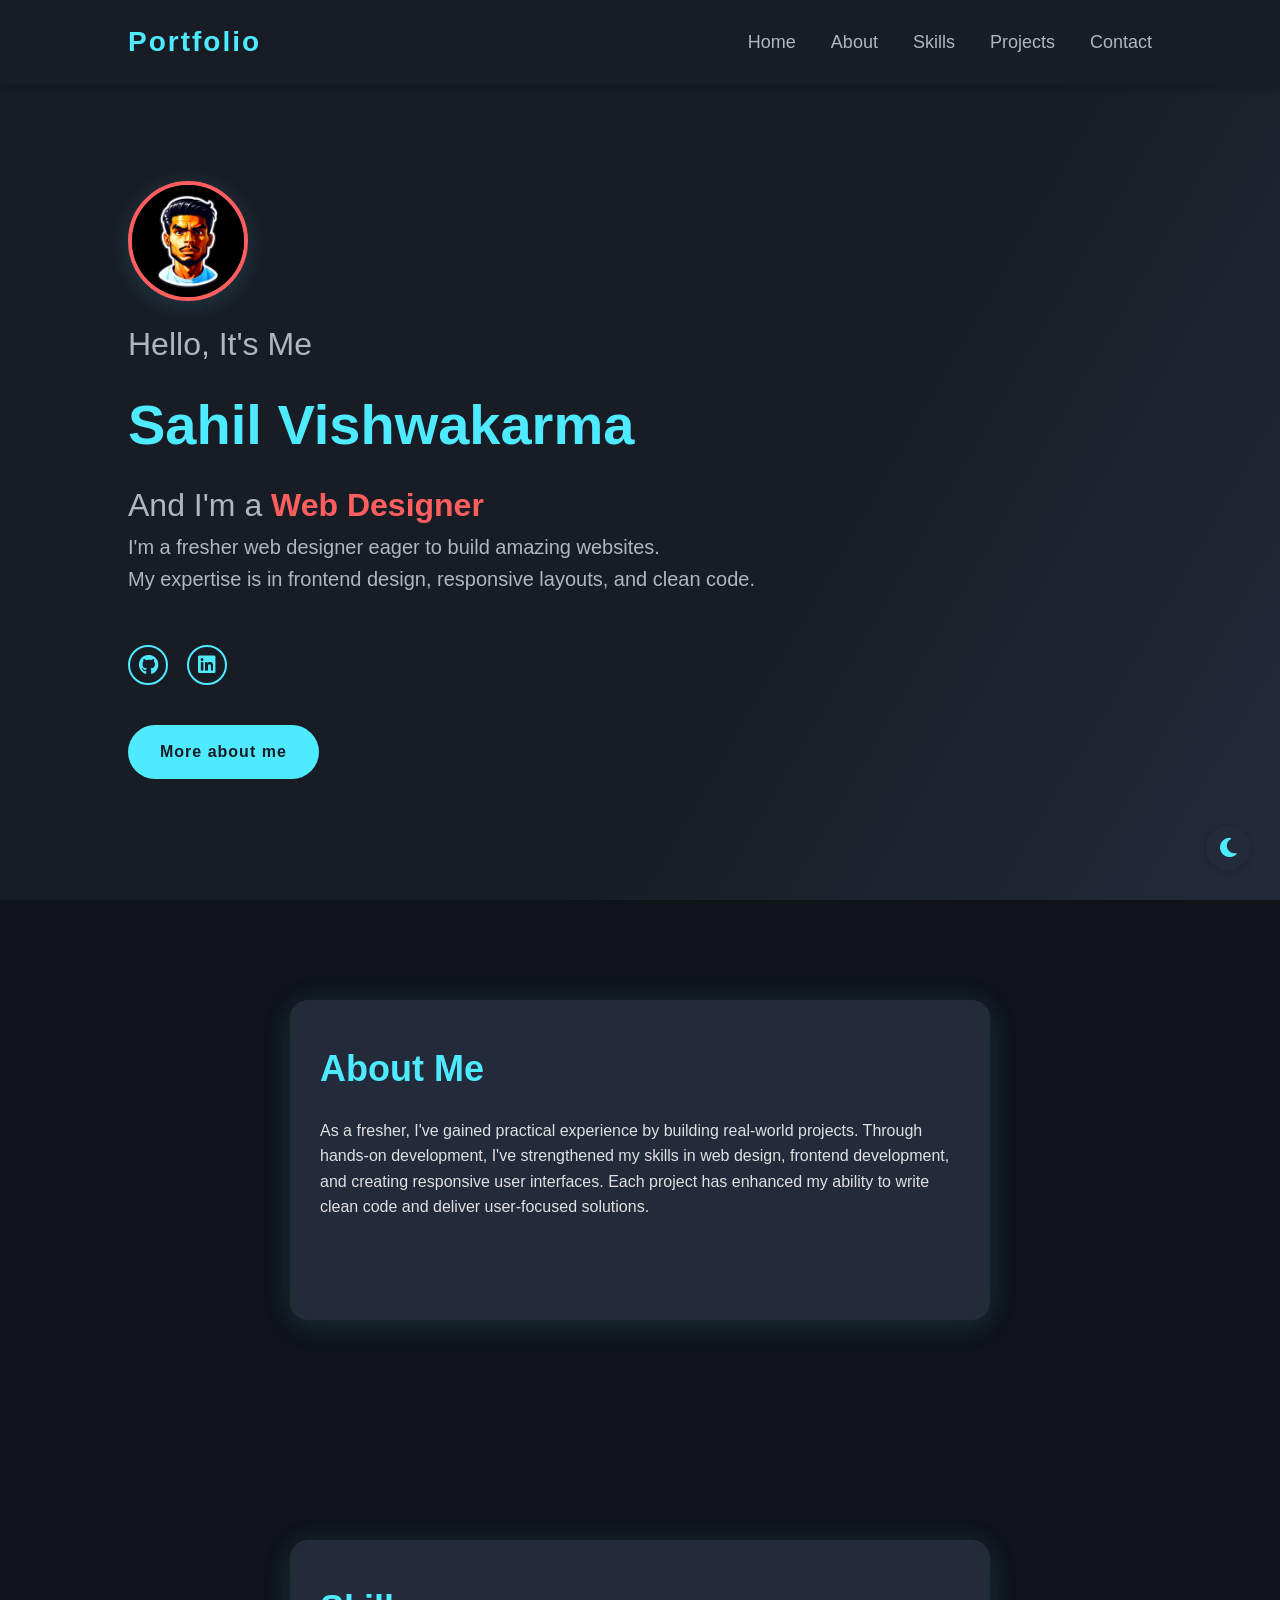
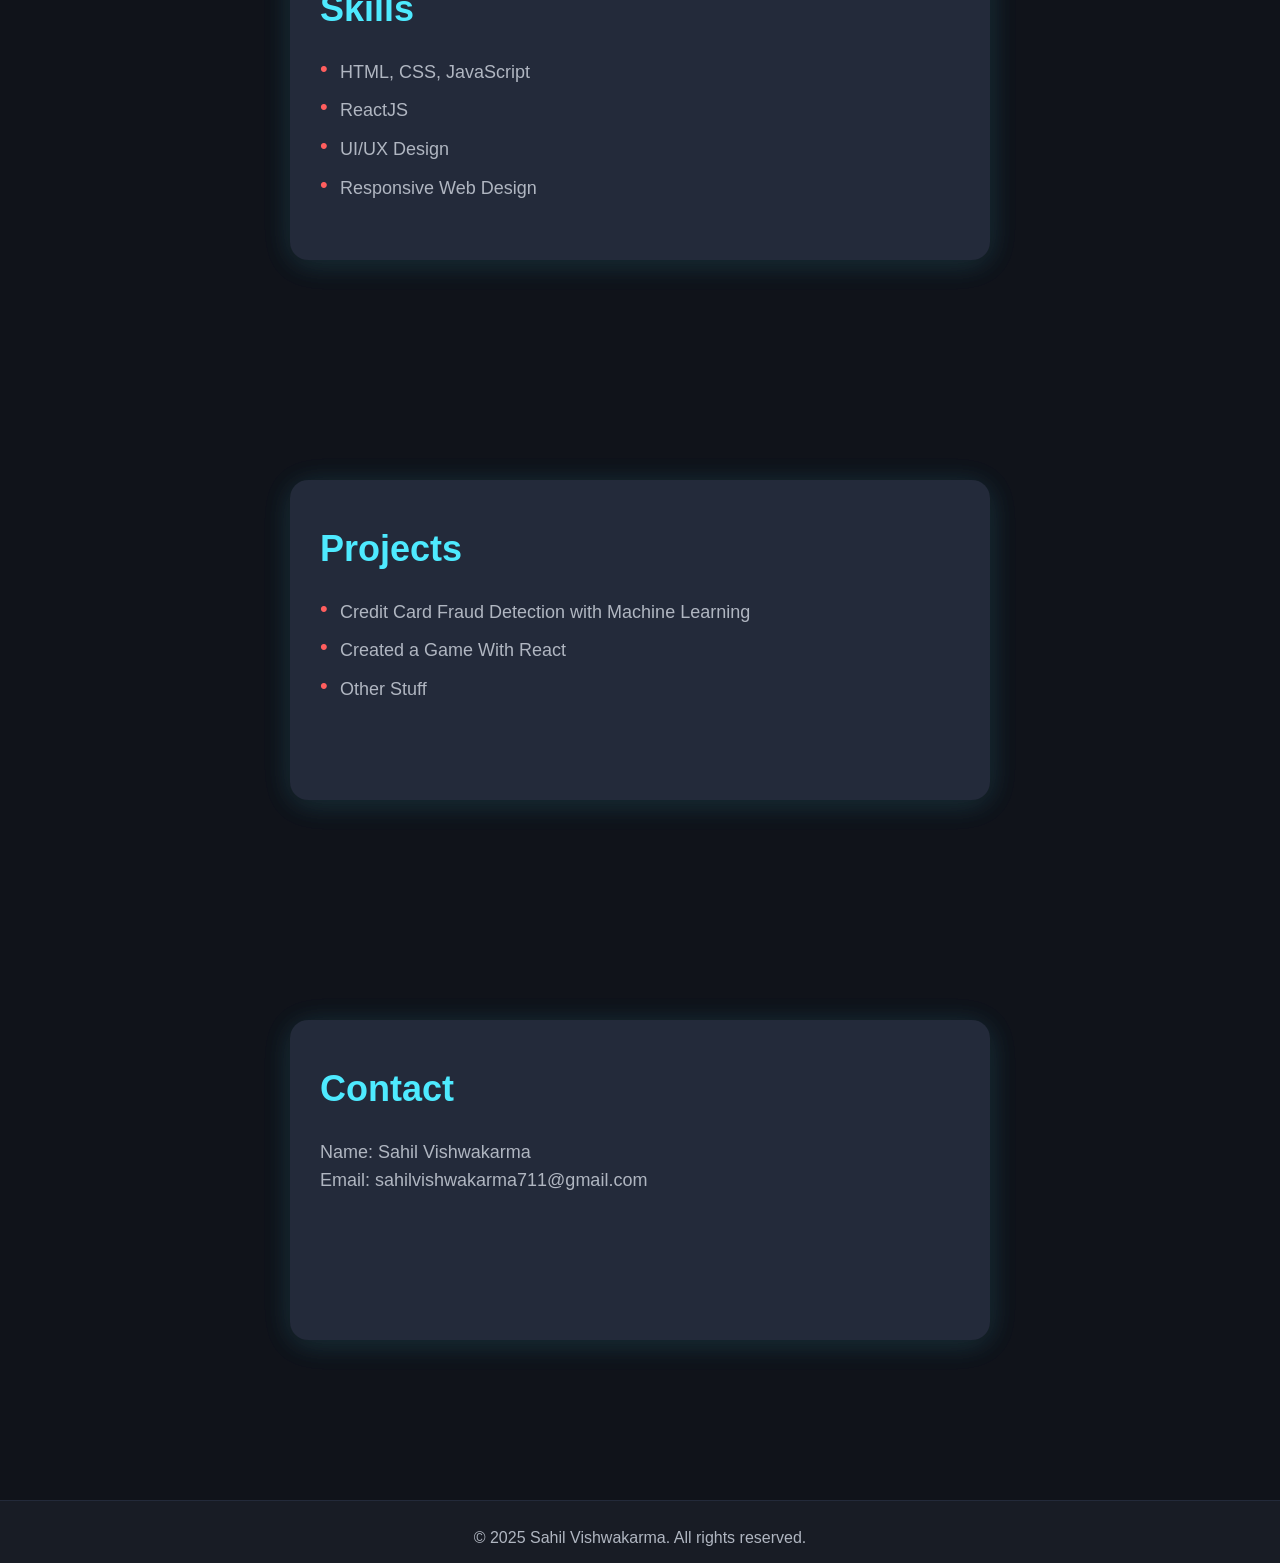
<file: index.html>
<!DOCTYPE html>
<html lang="en">
<head>
    <meta charset="UTF-8">
    <meta name="viewport" content="width=device-width, initial-scale=1.0">
    <title>Sahil Vishwakarma | Portfolio</title>
    <link rel="stylesheet" href="style.css">
    
    <!-- Font Awesome for social icons -->
    <link rel="stylesheet" href="https://cdnjs.cloudflare.com/ajax/libs/font-awesome/6.4.2/css/all.min.css">
</head>
<body>
    <header class="header">
        <a href="#" class="logo">Portfolio</a>
      <button id="menuToggle" class="menu-toggle" aria-label="Toggle menu"><i class="fas fa-bars"></i></button>
        <nav class="navbar">
            <a href="#home">Home</a>
            <a href="#about">About</a>
            <a href="#skills">Skills</a>
            <a href="#projects">Projects</a>
            <a href="#contact">Contact</a>
        </nav>
    </header>
    <section class="home" id="home">
        <div class="home-content">
            <!-- Profile Image -->
            <img src="profile.jpg" alt="Profile" class="profile-img">
            <h3>Hello, It's Me</h3>
            <h1>Sahil Vishwakarma</h1>
            <h3>And I'm a <span class="typing">Web Designer</span></h3>
            <p>
              I'm a fresher web designer eager to build amazing websites.<br>
              My expertise is in frontend design, responsive layouts, and clean code.
            </p>
            <div class="home-sci">
                <a href="https://github.com/sahilvishwa07/" target="_blank"><i class="fab fa-github"></i></a>
                <a href="https://www.linkedin.com/in/sahilvishwa07" target="_blank"><i class="fab fa-linkedin"></i></a>
                
            </div>
            <a href="#about" class="btn-box">More about me</a>
        </div>
    </section>
    <section class="about" id="about">
        <div class="about-content card" tabindex="0">
          <div class="card-inner">
            <div class="card-front">
              <h2>About Me</h2>
                  <p>
                  As a fresher, I've gained practical experience by building real-world projects. Through hands-on development, I've strengthened my skills in web design, frontend development, and creating responsive user interfaces. Each project has enhanced my ability to write clean code and deliver user-focused solutions.
                  </p>
            </div>
            <div class="card-back">
              <h2>More Info</h2>
              <p>
                Based in India<br>
                Open to freelance & full-time opportunities!
              </p>
            </div>
          </div>
        </div>
    </section>
    <section class="skills" id="skills">
        <div class="skills-content card" tabindex="0">
          <div class="card-inner">
            <div class="card-front">
              <h2>Skills</h2>
              <ul>
                <li>HTML, CSS, JavaScript</li>
                <li>ReactJS</li>
                <li>UI/UX Design</li>
                <li>Responsive Web Design</li>
              </ul>
            </div>
            <div class="card-back">
              <h2>More Skills</h2>
              <ul>
                <li>Git & GitHub</li>
                <li>Flutter</li>
                <li>Team Collaboration</li>
              </ul>
            </div>
          </div>
        </div>
    </section>
    <section class="projects" id="projects">
        <div class="projects-content card" tabindex="0">
          <div class="card-inner">
            <div class="card-front">
              <h2>Projects</h2>
              <ul>
                <li>Credit Card Fraud Detection with Machine Learning</li>
                <li>Created a Game With React</li>
                <li>Other Stuff</li>
              </ul>
            </div>
            <div class="card-back">
              <h2>Project Links</h2>
              <ul>
                <li><a href="https://creditcardfraud0detection.streamlit.app/" target="_blank">Credit Card Fraud Detection with Machine Learning</a></li>
                <li><a href="https://reverse-word-game-sigma.vercel.app/" target="_blank">Created a Game With React</a></li>
                <li><a href="https://github.com/sahilvishwa07?tab=repositories" target="_blank">Other Stuff</a></li>
              </ul>
            </div>
          </div>
        </div>
    </section>
    <section class="contact" id="contact">
        <div class="contact-content card" tabindex="0">
          <div class="card-inner">
            <div class="card-front">
              <h2>Contact</h2>
              <p>Name: Sahil Vishwakarma</p>
              <p>Email: sahilvishwakarma711@gmail.com</p>
            </div>
            <div class="card-back">
              <h2>Social</h2>
              <div class="home-sci">
                <a href="https://github.com/sahilvishwa07/" target="_blank"><i class="fab fa-github"></i></a>
                <a href="https://www.linkedin.com/in/sahilvishwa07" target="_blank"><i class="fab fa-linkedin"></i></a>
              </div>
            </div>
          </div>
        </div>
    </section>
    <footer class="footer">
        <p>© 2025 Sahil Vishwakarma. All rights reserved.</p>
    </footer>
    <button id="scrollTopBtn" title="Go to top"><i class="fas fa-arrow-up"></i></button>
    <button id="darkModeToggle" title="Toggle dark mode"><i class="fas fa-moon"></i></button>
    <script src="main.js"></script>
</body>
</html>
</file>
<file: style.css>
* {
    margin: 0;
    padding: 0;
    box-sizing: border-box;
    font-family: 'Segoe UI', Arial, sans-serif;
}

body {
    color: #e0e0e0;
    background: #10131a;
    line-height: 1.6;
}

.header {
    position: fixed;
    top: 0;
    left: 0;
    width: 100%;
    padding: 20px 10%;
    background: #181c25;
    box-shadow: 0 2px 8px rgba(0,0,0,0.25);
    display: flex;
    justify-content: space-between;
    align-items: center;
    z-index: 100;
}

.logo {
    font-size: 28px;
    color: #4eeaff;
    text-decoration: none;
    font-weight: 700;
    letter-spacing: 2px;
}

.navbar a {
    font-size: 18px;
    color: #b0b6c1;
    text-decoration: none;
    font-weight: 500;
    margin-left: 35px;
    transition: color .3s;
    position: relative;
    overflow: hidden;
}

.navbar a:hover,
.navbar a.active {
    color: #4eeaff;
}

.navbar a::after {
    content: '';
    display: block;
    width: 0;
    height: 2px;
    background: #4eeaff;
    transition: width .3s;
    position: absolute;
    left: 0;
    bottom: -4px;
}

.navbar a:hover::after {
    width: 100%;
}

/* Navbar container + mobile toggle */
.navbar {
    display: flex;
    align-items: center;
}

.menu-toggle {
    display: none;
    background: none;
    border: none;
    color: #4eeaff;
    font-size: 22px;
    cursor: pointer;
}

section {
    padding: 100px 10% 60px 10%;
    min-height: 60vh;
    background: transparent;
}

.home {
    display: flex;
    align-items: center;
    justify-content: flex-start;
    min-height: 100vh;
    background: linear-gradient(120deg, #181c25 60%, #232a3a 100%);
    padding-top: 120px;
}

.home-content {
    max-width: 700px;
}

.home-content h3 {
    font-size: 32px;
    font-weight: 400;
    color: #b0b6c1;
}

.home-content h1 {
    font-size: 56px;
    font-weight: 700;
    margin: 10px 0;
    color: #4eeaff;
}

.home-content .typing {
    color: #ff5e5e;
    font-weight: 700;
}

.home-content p {
    font-size: 20px;
    color: #b0b6c1;
    margin-bottom: 20px;
}

.home-sci a {
    display: inline-flex;
    justify-content: center;
    align-items: center;
    width: 40px;
    height: 40px;
    background: #181c25;
    border: 2px solid #4eeaff;
    border-radius: 50%;
    font-size: 20px;
    color: #4eeaff;
    text-decoration: none;
    margin: 30px 15px 30px 0;
    transition: background .3s, color .3s, box-shadow .3s;
}

.home-sci a:hover {
    background: #4eeaff;
    color: #181c25;
    box-shadow: 0 0 20px #4eeaff;
}

.btn-box {
    display: inline-block;
    padding: 14px 32px;
    background: #4eeaff;
    border-radius: 40px;
    font-size: 16px;
    color: #181c25;
    letter-spacing: 1px;
    text-decoration: none;
    font-weight: 600;
    margin-top: 10px;
    transition: box-shadow .3s, background .3s, color .3s;
}

.btn-box:hover {
    background: #ff5e5e;
    color: #fff;
    box-shadow: 0 0 5px #ff5e5e, 0 0 25px #ff5e5e, 0 0 50px #ff5e5e;
}

.about-content, .skills-content, .projects-content, .contact-content, .card {
    background: #181c25;
    color: #e0e0e0;
    border-radius: 16px;
    box-shadow: 0 2px 16px rgba(78,234,255,0.05);
    padding: 40px 30px;
    margin: 0 auto;
    max-width: 700px;
}

.card {
    perspective: 1000px;
    position: relative;
    background: none;
    box-shadow: none;
    padding: 0;
    margin: 0 auto 40px auto;
    max-width: 700px;
    height: 320px; /* Adjust as needed */
}

.card-inner {
    position: relative;
    width: 100%;
    height: 100%;
    transition: transform 0.7s cubic-bezier(0.4,0.2,0.2,1);
    transform-style: preserve-3d;
    border-radius: 18px;
    box-shadow: 0 4px 32px rgba(78,234,255,0.08), 0 1.5px 8px rgba(0,0,0,0.04);
}

.card:hover .card-inner,
.card:focus-within .card-inner {
    transform: rotateY(180deg);
}

.card-front, .card-back {
    position: absolute;
    width: 100%;
    height: 100%;
    backface-visibility: hidden;
    border-radius: 18px;
    background: #232a3a;
    color: #e0e0e0;
    padding: 40px 30px;
    box-sizing: border-box;
    box-shadow: 0 4px 32px rgba(78,234,255,0.08), 0 1.5px 8px rgba(0,0,0,0.04);
}

.card-back {
    background: #181c25;
    color: #4eeaff;
    transform: rotateY(180deg);
    display: flex;
    flex-direction: column;
    justify-content: center;
    align-items: center;
}

/* Light mode adjustments */
body.light-mode .card-front {
    background: #fff;
    color: #232a3a;
}
body.light-mode .card-back {
    background: #f7fafd;
    color: #0c0ce5;
}

h2 {
    color: #4eeaff;
    font-size: 36px;
    margin-bottom: 20px;
    font-weight: 700;
}

.skills-content ul, .projects-content ul {
    list-style: none;
    padding-left: 0;
}

.skills-content li, .projects-content li {
    font-size: 18px;
    color: #b0b6c1;
    margin-bottom: 10px;
    padding-left: 20px;
    position: relative;
}

.skills-content li::before, .projects-content li::before {
    content: "•";
    color: #ff5e5e;
    position: absolute;
    left: 0;
    font-size: 22px;
    line-height: 1;
}

.contact-content p {
    font-size: 18px;
    color: #b0b6c1;
}

.profile-img {
    width: 120px;
    height: 120px;
    border-radius: 50%;
    object-fit: cover;
    border: 4px solid #ff5e5e;
    margin-bottom: 18px;
    box-shadow: 0 4px 24px rgba(78,234,255,0.15);
    display: block;
}

.footer {
    text-align: center;
    padding: 24px 0 12px 0;
    background: #181c25;
    color: #b0b6c1;
    font-size: 16px;
    margin-top: 40px;
    border-top: 1px solid #232a3a;
}

#scrollTopBtn, #darkModeToggle {
    position: fixed;
    right: 30px;
    width: 44px;
    height: 44px;
    border: none;
    border-radius: 50%;
    background: #232a3a;
    color: #4eeaff;
    font-size: 22px;
    cursor: pointer;
    box-shadow: 0 2px 8px rgba(0,0,0,0.18);
    z-index: 999;
    display: none;
    align-items: center;
    justify-content: center;
    transition: background 0.2s, color 0.2s;
}
#scrollTopBtn {
    bottom: 90px;
}
#darkModeToggle {
    bottom: 30px;
    display: flex;
}
#scrollTopBtn:hover, #darkModeToggle:hover {
    background: #4eeaff;
    color: #232a3a;
}

/* Light mode styles */
/* Improved light-mode: soft gradient, glassy surfaces, smooth transitions */
body.light-mode{
    background: linear-gradient(180deg,#f7fbff 0%,#eef6ff 100%);
    color:#123144;
body.light-mode .header,
body.light-mode .about-content,
body.light-mode .skills-content,
body.light-mode .projects-content,
body.light-mode .contact-content,
body.light-mode .card,
body.light-mode .footer {
    background: #fff;
    color: #232a3a;
}
    color:#061320;
    border:1px solid rgba(16,38,66,0.06);
    box-shadow: 0 10px 30px rgba(16,38,66,0.06);
    backdrop-filter: blur(6px);
    transition:all .3s ease;
}
body.light-mode .logo,
body.light-mode h2{
    color:#0b63ff;
    text-shadow: 0 1px 0 rgba(255,255,255,0.6);
}
body.light-mode .navbar a{color:#254255}
body.light-mode .navbar a:hover,
body.light-mode .navbar a.active{color:#0b63ff}

/* Buttons and interactive elements */
body.light-mode .btn-box{
    background:linear-gradient(90deg,#0b63ff 0%,#4eeaff 100%);
    color:#fff;
    box-shadow:0 8px 24px rgba(11,99,255,0.12);
    transition:transform .16s ease,box-shadow .16s ease,opacity .16s ease;
}
body.light-mode .btn-box:hover{
    transform:translateY(-3px);
    box-shadow:0 16px 40px rgba(11,99,255,0.14);
}

body.light-mode .home-sci a{
    background:#ffffff;border-color:rgba(11,99,255,0.12);color:#0b63ff;box-shadow:0 6px 18px rgba(11,99,255,0.06);transition:all .18s ease
}
body.light-mode .home-sci a:hover{
    background:linear-gradient(90deg,#0b63ff 0%,#4eeaff 100%);color:#fff;transform:translateY(-4px);
}

/* Responsive adjustments */
@media (max-width: 900px) {
    .header { padding: 14px 6%; }
    .menu-toggle { display: inline-flex; align-items: center; justify-content: center; }
    .navbar { display: none; position: fixed; top: 70px; right: 6%; background: rgba(24,28,37,0.98); flex-direction: column; padding: 14px; border-radius: 10px; box-shadow: 0 8px 30px rgba(0,0,0,0.4); z-index: 200; }
    .navbar.active { display: flex; }
    .navbar a { margin: 10px 0; font-size: 18px; }
    .home { justify-content: center; padding-top: 100px; }
    .home-content { text-align: center; }
    .home-content h1 { font-size: 44px; }
    .home-content h3 { font-size: 24px; }
    .home-content p { font-size: 18px; }
    .profile-img { width: 100px; height: 100px; }
    .card { height: auto; }
}

@media (max-width: 600px) {
    .header { padding: 12px 5%; }
    .logo { font-size: 22px; }
    .home-content h1 { font-size: 36px; }
    .home-content h3 { font-size: 20px; }
    section { padding: 80px 6% 40px 6%; }
    .btn-box { padding: 12px 22px; }
    #scrollTopBtn, #darkModeToggle { right: 18px; }
}
</file>
